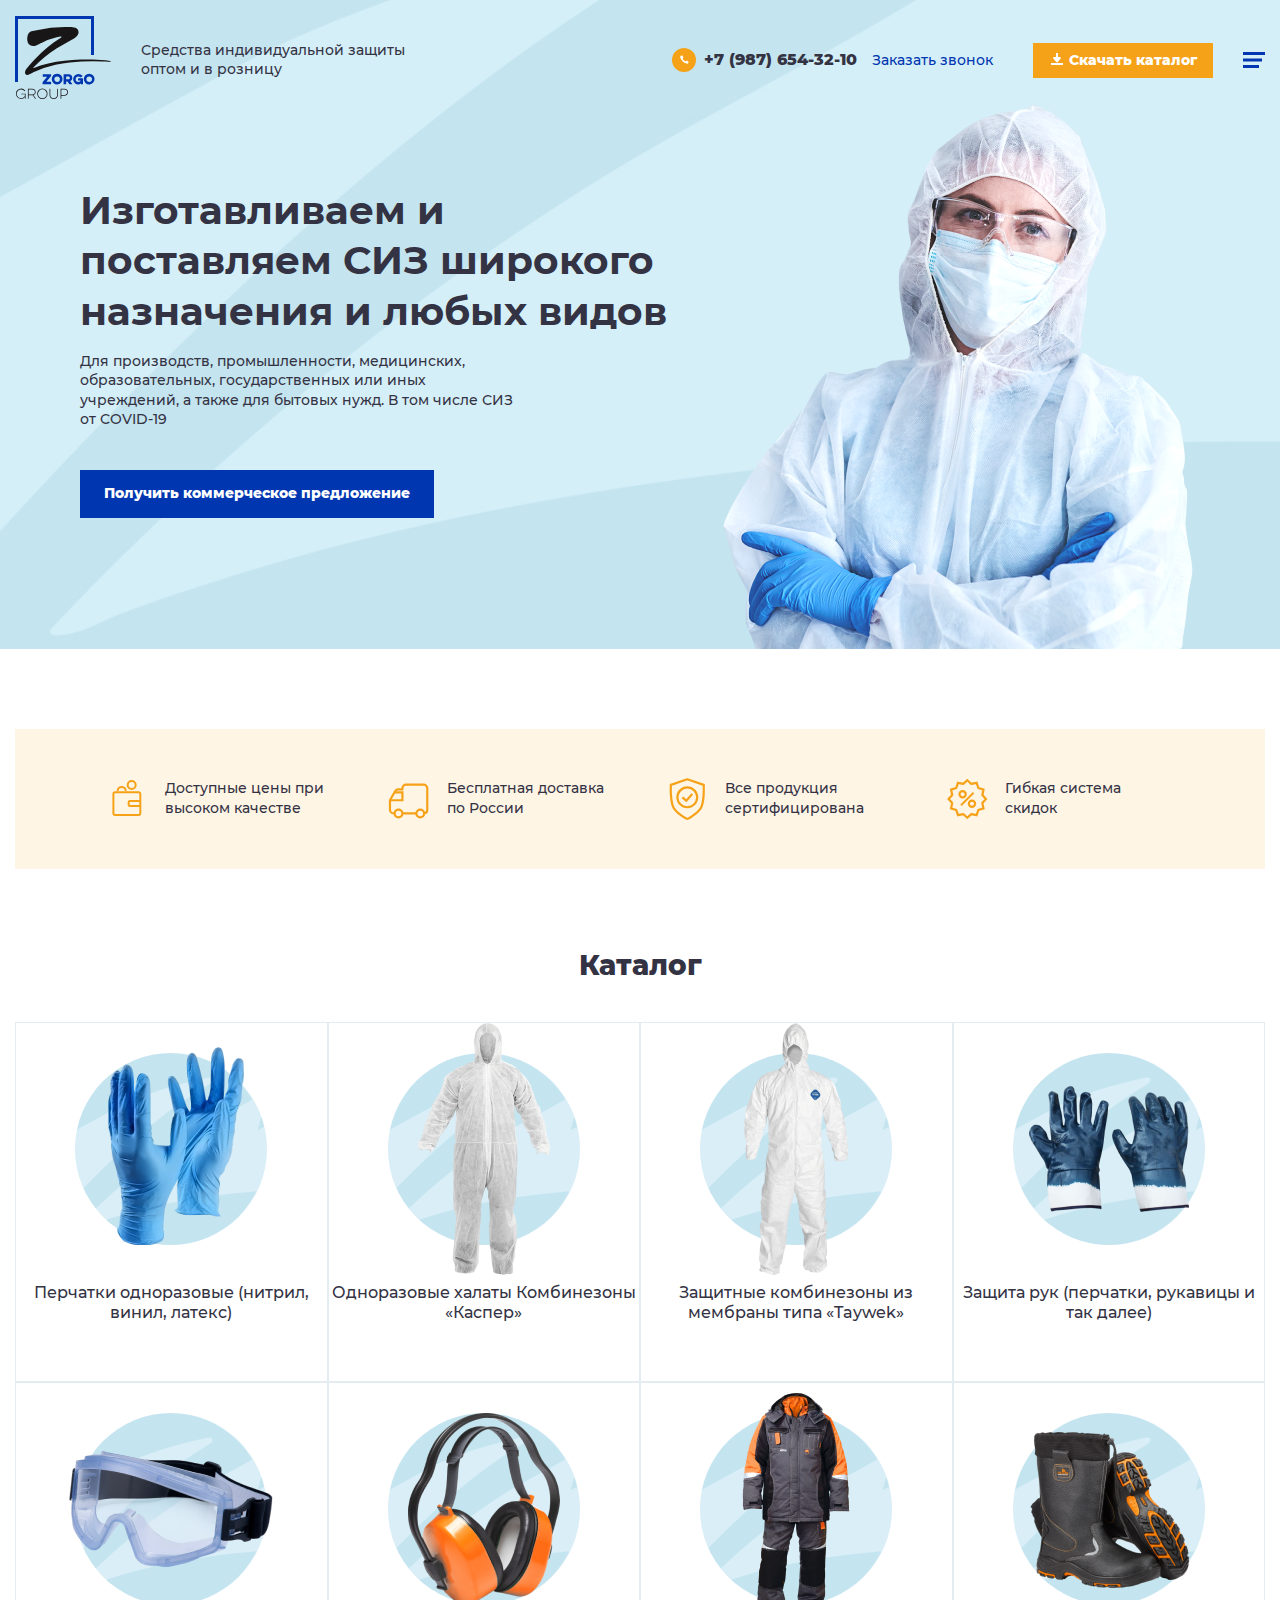
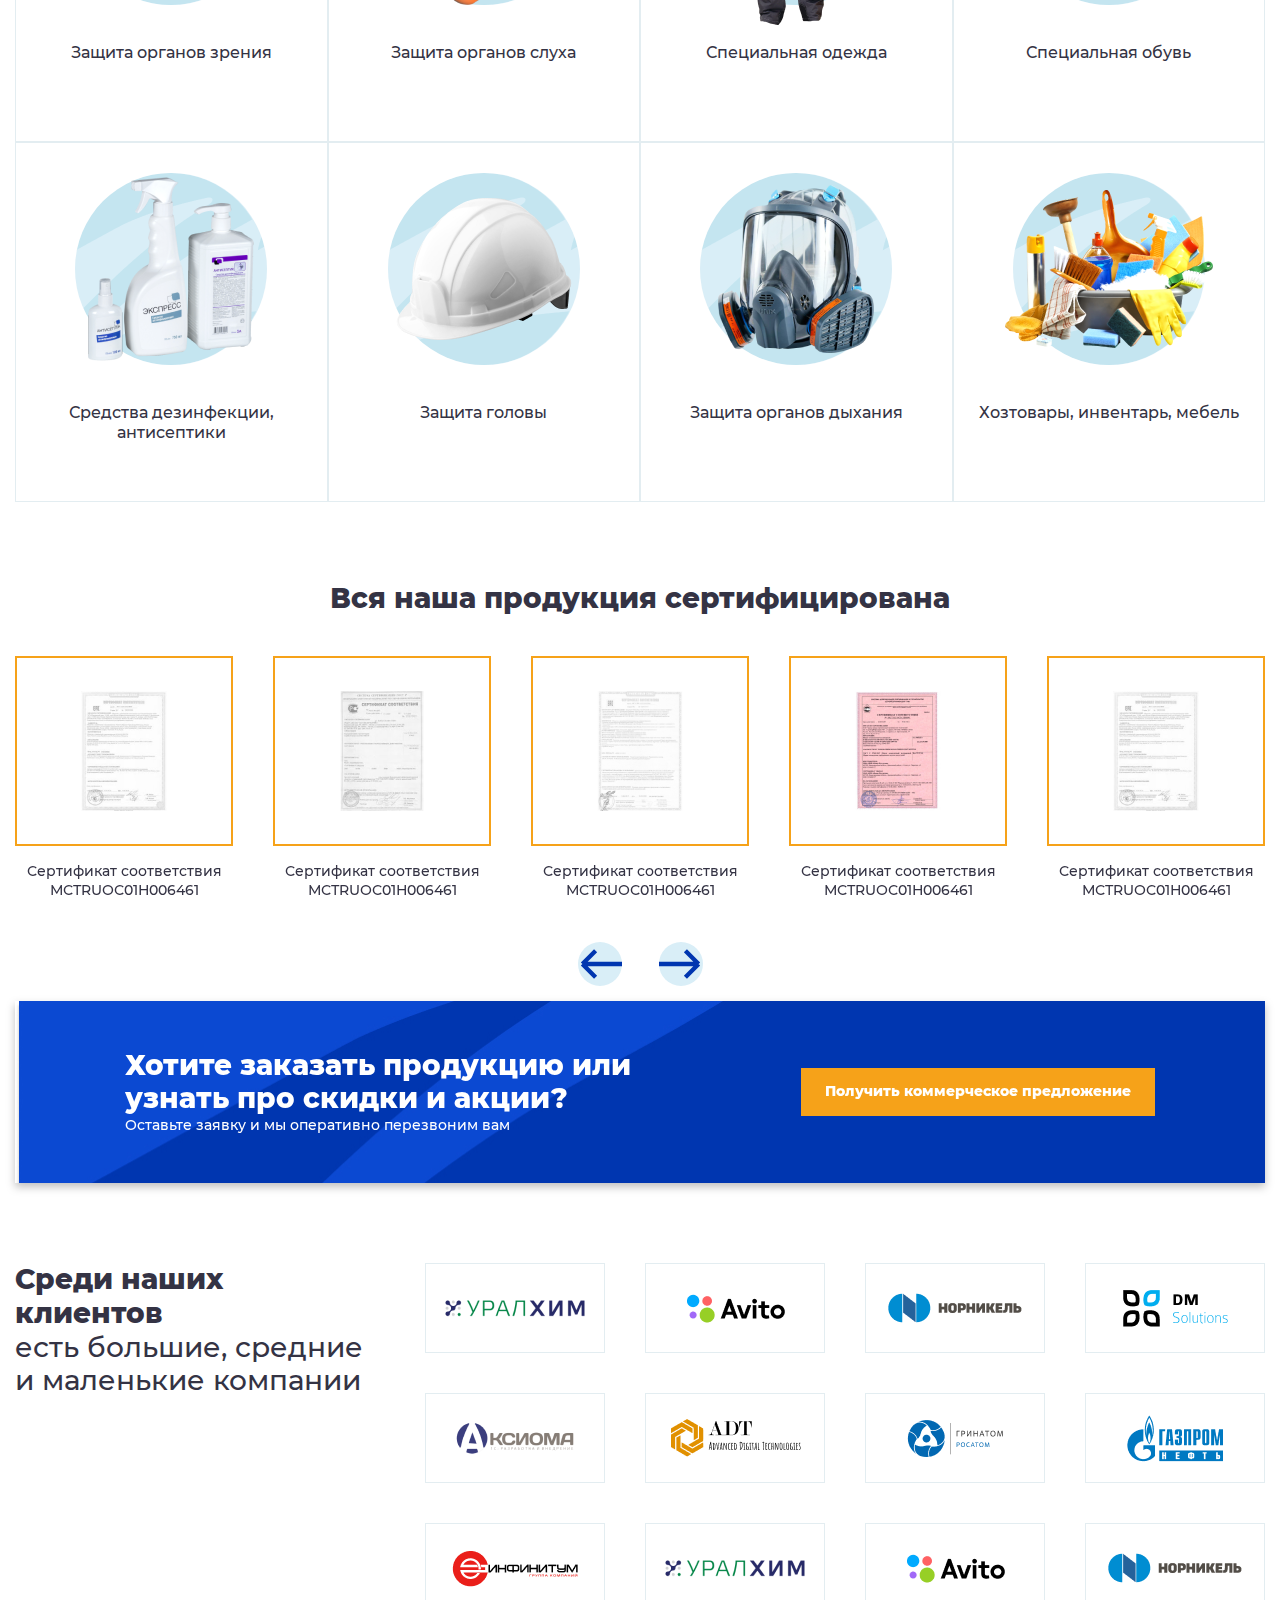
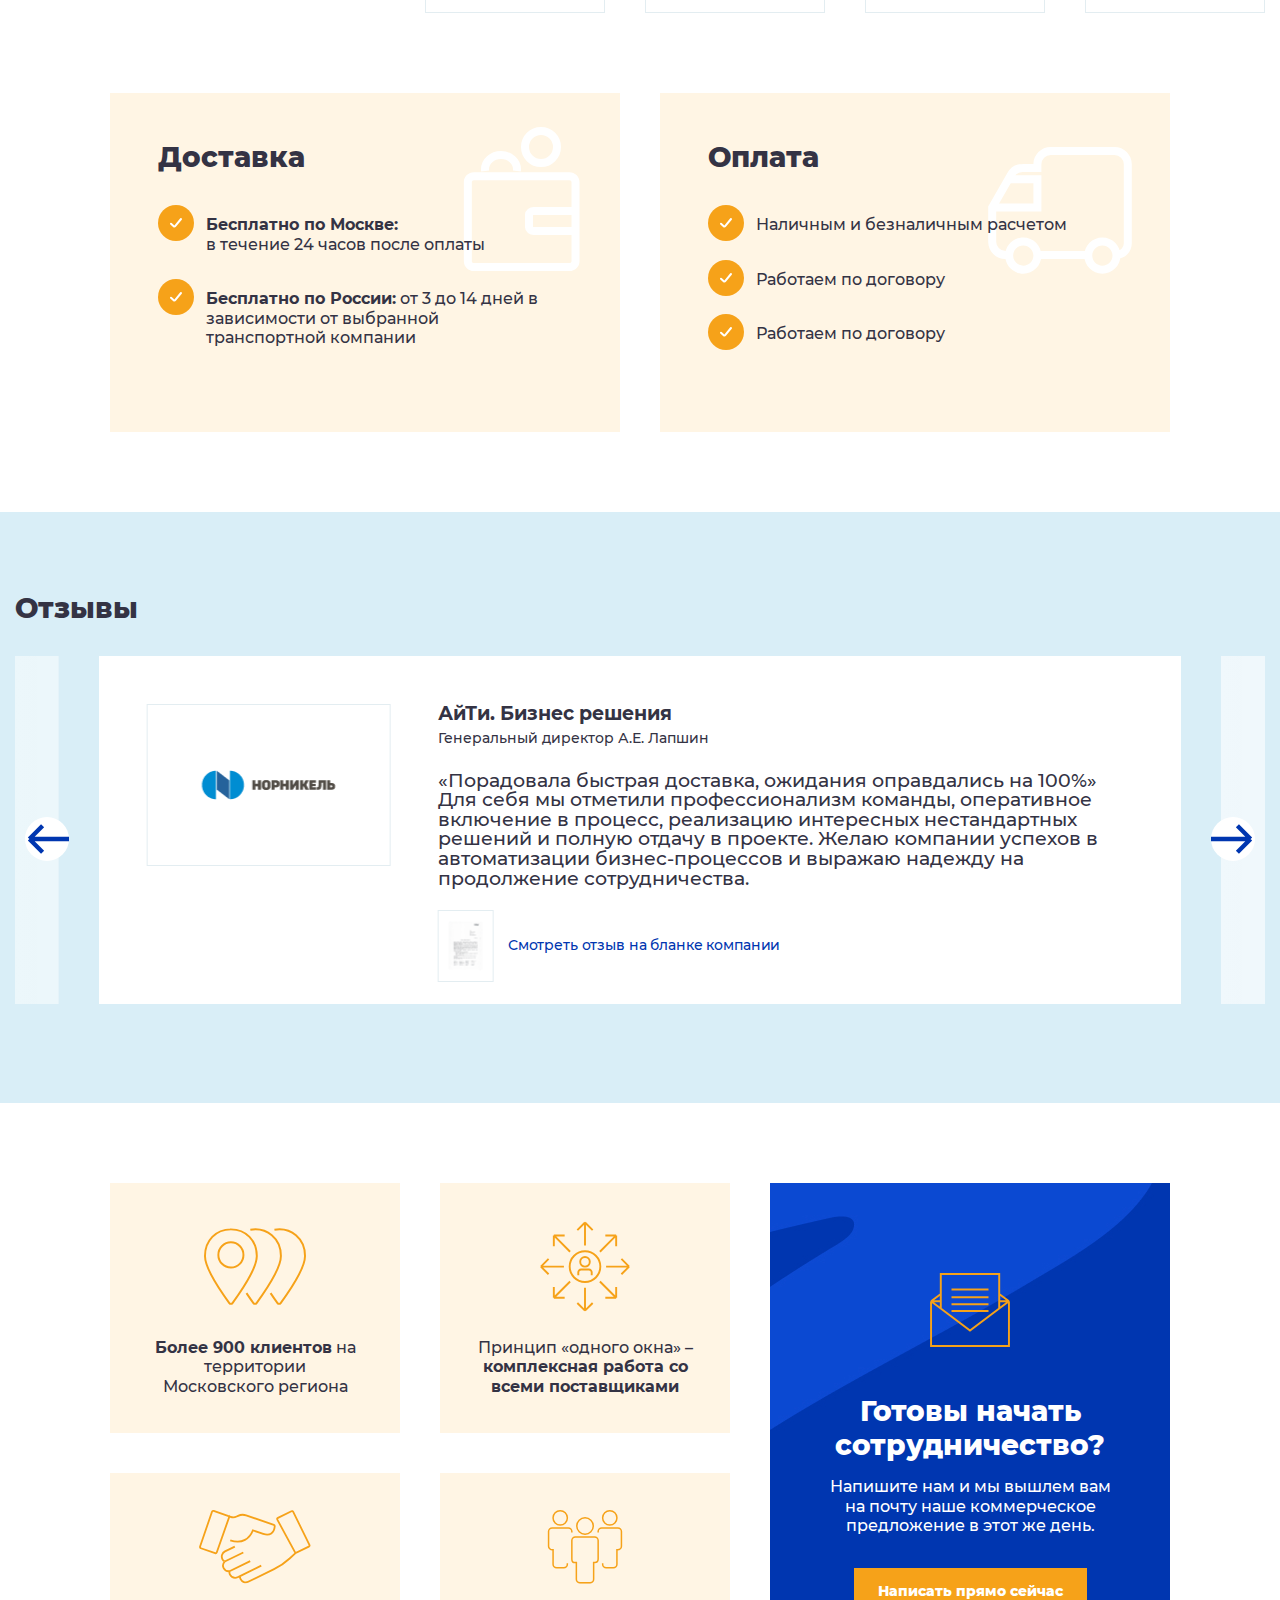
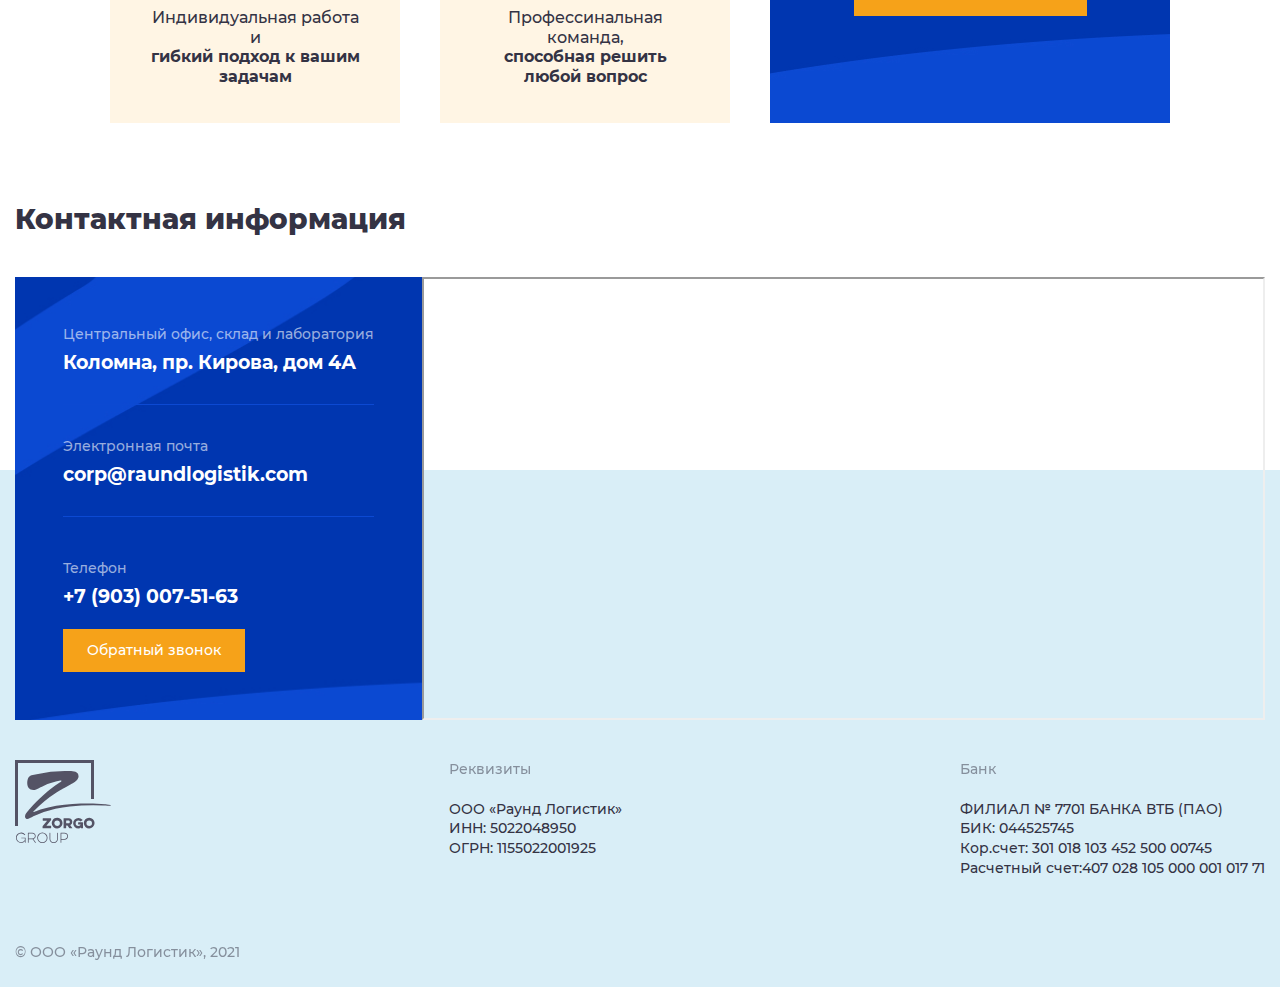
<file: index.html>
<!DOCTYPE html>
<html lang="ru">

<head>
    <meta charset="UTF-8">
    <meta http-equiv="X-UA-Compatible" content="IE=edge">
    <meta name="viewport" content="width=device-width, initial-scale=1.0">
    <link rel="stylesheet" href="https://unpkg.com/swiper/swiper-bundle.min.css" />
    <link rel="stylesheet" href="css/style.css">
    <title>Document</title>
</head>

<body>

    <header class="header">
    <div class="container">
        <div class="header__column">
            <div class="header__inner">
                <div class="header__logo">
                    <a class="logo" href="#">
                        <svg class="logo__img">
                            <use href='images/sprite.svg#logo-header'></use>
                        </svg>
                    </a>

                    <div class="header__logo-text">
                        Средства индивидуальной защиты оптом и в розницу
                    </div>
                </div>

                <div class="header__contacts">
                    <div class="header__phone">
                        <div class="header__phone-ico">
                            <svg class="header__phone-svg">
                                <use href='images/sprite.svg#phone'></use>
                            </svg>
                        </div>
                        <a class="header__phone-link" href="tel:+79876543210">+7 (987) 654-32-10</a>
                        <button class="header__order-phone phone-order" type="button">Заказать звонок</button>
                    </div>
                    <button class="header__order-phone" type="button">Заказать звонок</button>
                    <a class="header__download" href="#">
                        <span>
                            <svg class="header__download-ico">
                                <use href='images/sprite.svg#download'></use>
                            </svg>
                            Скачать каталог
                        </span>
                    </a>
                    <button class="hamburger">
                        <span></span>
                    </button>
                </div>
            </div>

            <div class="header__box">
                <div class="header__content">
                    <h1 class="header__title">Изготавливаем и поставляем СИЗ широкого назначения и любых видов</h1>
                    <p class="header__text">Для производств, промышленности, медицинских, образовательных,
                        государственных
                        или
                        иных учреждений, а также для бытовых нужд. В том числе СИЗ от COVID-19
                    </p>
                    <button class="header__btn" type="button">Получить коммерческое предложение</button>
                    <a class="header__download download" href="#">
                        <span>
                            <svg class="header__download-ico">
                                <use href='images/sprite.svg#download'></use>
                            </svg>
                            Скачать каталог
                        </span>
                    </a>
                </div>
                <img class="header__img" src="images/doctor.png" alt="">
            </div>
        </div>
    </div>
</header>


<!-- <svg class="telegram">
        <use href='images/sprite.svg#telegram'></use>
    </svg> -->
    <div class="benefits">
    <div class="container">
        <div class="benefits__items">
            <div class="benefits__item">
                <svg class="benefits__item-ico benefits__item-ico-1">
                    <use href='images/sprite.svg#benefit-1'></use>
                </svg>
                <div class="benefits__item-text">Доступные цены при высоком качестве</div>
            </div>
            <div class="benefits__item">
                <svg class="benefits__item-ico benefits__item-ico-2">
                    <use href='images/sprite.svg#benefit-2'></use>
                </svg>
                <div class="benefits__item-text">Бесплатная доставка по России</div>
            </div>
            <div class="benefits__item">
                <svg class="benefits__item-ico benefits__item-ico-3">
                    <use href='images/sprite.svg#benefit-3'></use>
                </svg>
                <div class="benefits__item-text">Все продукция сертифицирована</div>
            </div>

            <div class="benefits__item">
                <svg class="benefits__item-ico benefits__item-ico-4">
                    <use href='images/sprite.svg#benefit-4'></use>
                </svg>
                <div class="benefits__item-text">Гибкая система скидок</div>
            </div>
        </div>
    </div>
</div>
    <section class="catalog">
    <div class="container">
        <h2 class="catalog__title title">Каталог</h2>
        <div class="catalog__grid">
            <div class="catalog__item">
                <div class="catalog__images">
                    <div class="catalog__circle"></div>
                    <img class="catalog__img" src="images/catalog/1.png" alt="">
                </div>
                <div class="catalog__descr">Перчатки одноразовые (нитрил, винил, латекс)</div>
            </div>
            <div class="catalog__item">
                <div class="catalog__images">
                    <div class="catalog__circle"></div>
                    <img class="catalog__img" src="images/catalog/2.png" alt="">
                </div>
                <div class="catalog__descr">Одноразовые халаты Комбинезоны «Каспер»</div>
            </div>
            <div class="catalog__item">
                <div class="catalog__images">
                    <div class="catalog__circle"></div>
                    <img class="catalog__img" src="images/catalog/3.png" alt="">
                </div>
                <div class="catalog__descr">Защитные комбинезоны из мембраны типа «Taywek»</div>
            </div>
            <div class="catalog__item">
                <div class="catalog__images">
                    <div class="catalog__circle"></div>
                    <img class="catalog__img" src="images/catalog/4.png" alt="">
                </div>
                <div class="catalog__descr">Защита рук (перчатки, рукавицы и так далее)</div>
            </div>
            <div class="catalog__item">
                <div class="catalog__images">
                    <div class="catalog__circle"></div>
                    <img class="catalog__img" src="images/catalog/5.png" alt="">
                </div>
                <div class="catalog__descr">Защита органов зрения</div>
            </div>
            <div class="catalog__item">
                <div class="catalog__images">
                    <div class="catalog__circle"></div>
                    <img class="catalog__img" src="images/catalog/6.png" alt="">
                </div>
                <div class="catalog__descr">Защита органов слуха</div>
            </div>
            <div class="catalog__item">
                <div class="catalog__images">
                    <div class="catalog__circle"></div>
                    <img class="catalog__img" src="images/catalog/7.png" alt="">
                </div>
                <div class="catalog__descr">Специальная одежда</div>
            </div>
            <div class="catalog__item">
                <div class="catalog__images">
                    <div class="catalog__circle"></div>
                    <img class="catalog__img" src="images/catalog/8.png" alt="">
                </div>
                <div class="catalog__descr">Специальная обувь</div>
            </div>
            <div class="catalog__item">
                <div class="catalog__images">
                    <div class="catalog__circle"></div>
                    <img class="catalog__img" src="images/catalog/9.png" alt="">
                </div>
                <div class="catalog__descr">Средства дезинфекции, антисептики</div>
            </div>
            <div class="catalog__item">
                <div class="catalog__images">
                    <div class="catalog__circle"></div>
                    <img class="catalog__img" src="images/catalog/10.png" alt="">
                </div>
                <div class="catalog__descr">Защита головы</div>
            </div>
            <div class="catalog__item">
                <div class="catalog__images">
                    <div class="catalog__circle"></div>
                    <img class="catalog__img" src="images/catalog/11.png" alt="">
                </div>
                <div class="catalog__descr">Защита органов дыхания</div>
            </div>
            <div class="catalog__item">
                <div class="catalog__images">
                    <div class="catalog__circle"></div>
                    <img class="catalog__img" src="images/catalog/12.png" alt="">
                </div>
                <div class="catalog__descr">Хозтовары, инвентарь, мебель</div>
            </div>
        </div>
    </div>
</section>
    <section class="sertificates">
    <div class="container">
        <h2 class="sertificates__title">Вся наша продукция сертифицирована</h2>
        <div class="swiper-sertificates-inner">
            <div class="swiper-sertificates">
                <div class="swiper-wrapper">
                    <div class="swiper-slide">
                        <div class="sertificates__item">
                            <div class="sertificates__item-wrapper">
                                <img class="sertificates__img" src="images/sertificates/1.png" alt="">
                            </div>
                            <div class="sertificates__descr">
                                Сертификат соответствия МСТRUОС01Н006461
                            </div>
                        </div>
                    </div>
                    <div class="swiper-slide">
                        <div class="sertificates__item">
                            <div class="sertificates__item-wrapper">
                                <img class="sertificates__img" src="images/sertificates/2.png" alt="">
                            </div>
                            <div class="sertificates__descr">
                                Сертификат соответствия МСТRUОС01Н006461
                            </div>
                        </div>
                    </div>
                    <div class="swiper-slide">
                        <div class="sertificates__item">
                            <div class="sertificates__item-wrapper">
                                <img class="sertificates__img" src="images/sertificates/3.png" alt="">
                            </div>
                            <div class="sertificates__descr">
                                Сертификат соответствия МСТRUОС01Н006461
                            </div>
                        </div>
                    </div>
                    <div class="swiper-slide">
                        <div class="sertificates__item">
                            <div class="sertificates__item-wrapper">
                                <img class="sertificates__img" src="images/sertificates/4.png" alt="">
                            </div>
                            <div class="sertificates__descr">
                                Сертификат соответствия МСТRUОС01Н006461
                            </div>
                        </div>
                    </div>
                    <div class="swiper-slide">
                        <div class="sertificates__item">
                            <div class="sertificates__item-wrapper">
                                <img class="sertificates__img" src="images/sertificates/5.png" alt="">
                            </div>
                            <div class="sertificates__descr">
                                Сертификат соответствия МСТRUОС01Н006461
                            </div>
                        </div>
                    </div>
                </div>
            </div>
            <div class="swiper-button-prev">
                <svg class="header__phone-svg">
                    <use href='images/sprite.svg#arrow-left'></use>
                </svg>
            </div>
            <div class="swiper-button-next">
                <svg class="header__phone-svg">
                    <use href='images/sprite.svg#arrow-right'></use>
                </svg>
            </div>
        </div>
    </div>
</section>
    <section class="order">
    <div class="container">
        <div class="order-banner">
            <div class="order-banner__content">
                <h3 class="order-banner__title">Хотите заказать продукцию или узнать про скидки и акции?</h3>
                <div class="order-banner__text">Оставьте заявку и мы оперативно перезвоним вам</div>
            </div>
            <button class="order-banner__btn" type="button">Получить коммерческое предложение</button>
        </div>

        <div class="order-partners">
            <div class="order-partners__text"><span>Среди наших клиентов</span>
                есть большие, средние и маленькие компании
            </div>
            <div class="order-partners__grid">
                <div class="order-partners__item">
                    <img class="order-partners__img" src="images/partners/1.png" alt="">
                </div>

                <div class="order-partners__item">
                    <img class="order-partners__img" src="images/partners/2.png" alt="">
                </div>
                <div class="order-partners__item">
                    <img class="order-partners__img" src="images/partners/3.png" alt="">
                </div>
                <div class="order-partners__item">
                    <img class="order-partners__img" src="images/partners/4.png" alt="">
                </div>
                <div class="order-partners__item">
                    <img class="order-partners__img" src="images/partners/5.png" alt="">
                </div>
                <div class="order-partners__item">
                    <img class="order-partners__img" src="images/partners/6.png" alt="">
                </div>
                <div class="order-partners__item">
                    <img class="order-partners__img" src="images/partners/7.png" alt="">
                </div>
                <div class="order-partners__item">
                    <img class="order-partners__img" src="images/partners/8.png" alt="">
                </div>

                <div class="order-partners__item">
                    <img class="order-partners__img" src="images/partners/9.png" alt="">
                </div>
                <div class="order-partners__item">
                    <img class="order-partners__img" src="images/partners/1.png" alt="">
                </div>
                <div class="order-partners__item">
                    <img class="order-partners__img" src="images/partners/2.png" alt="">
                </div>
                <div class="order-partners__item">
                    <img class="order-partners__img" src="images/partners/3.png" alt="">
                </div>
            </div>
        </div>

        <div class="order__blocks">
            <div class="order-block order-block-1">
                <h3 class="order-block__title">Доставка</h3>
                <ul class="order-block__list">
                    <li class="order-block__list-item">
                        <div class="order-block__ico">
                            <svg class="order-block__svg">
                                <use href='images/sprite.svg#checked'></use>
                            </svg>
                        </div>
                        <div class="order-block__info"><span>Бесплатно по Москве:</span> <br>
                            в течение 24 часов после оплаты</div>
                    </li>
                    <li class="order-block__list-item">
                        <div class="order-block__ico">
                            <svg class="order-block__svg">
                                <use href='images/sprite.svg#checked'></use>
                            </svg>
                        </div>
                        <div class="order-block__info">
                            <span>Бесплатно по России:</span>
                            от 3 до 14 дней в зависимости от выбранной транспортной компании
                        </div>

                    </li>
                </ul>

                <svg class="order-ico">
                    <use href='images/sprite.svg#order'></use>
                </svg>
            </div>
            <div class="order-block order-block-2">
                <h3 class="order-block__title">Оплата</h3>
                <ul class="order-block__list">
                    <li class="order-block__list-item">
                        <div class="order-block__ico">
                            <svg class="order-block__svg">
                                <use href='images/sprite.svg#checked'></use>
                            </svg>
                        </div>
                        <div class="order-block__info">Наличным и безналичным расчетом</div>
                    </li>
                    <li class="order-block__list-item">
                        <div class="order-block__ico">
                            <svg class="order-block__svg">
                                <use href='images/sprite.svg#checked'></use>
                            </svg>
                        </div>

                        <div class="order-block__info">Работаем по договору</div>
                    </li>
                    <li class="order-block__list-item">
                        <div class="order-block__ico">
                            <svg class="order-block__svg">
                                <use href='images/sprite.svg#checked'></use>
                            </svg>
                        </div>

                        <div class="order-block__info">Работаем по договору</div>
                    </li>
                </ul>
                <svg class="pay-ico">
                    <use href='images/sprite.svg#pay'></use>
                </svg>
            </div>
        </div>
    </div>
</section>
    <section class="rewiews">
    <div class="container">
        <h3 class="rewiews__title">Отзывы</h3>
        <div class="swiper-rewiews">
            <div class="swiper-wrapper">
                <div class="swiper-slide">
                    <div class="rewiews__item">

                        <div class="rewiews__item-inner">
                            <div class="rewiews__item-imgwrapper">
                                <img class="rewiews__item-img" src="images/partners/3.png" alt="">
                            </div>
                            <div class="rewiews__item-content">
                                <div class="rewiews__item-name">АйТи. Бизнес решения</div>
                                <div class="rewiews__item-author">Генеральный директор А.Е. Лапшин</div>
                                <p class="rewiews__item-text">
                                    «Порадовала быстрая доставка, ожидания оправдались на 100%» Для себя мы отметили
                                    профессионализм команды, оперативное включение в процесс, реализацию интересных
                                    нестандартных решений и полную отдачу в проекте. Желаю компании успехов в
                                    автоматизации бизнес-процессов и выражаю надежду на продолжение сотрудничества.

                                <p>
                                <div class="rewiews__item-blanc">Смотреть отзыв на бланке компании</div>
                            </div>
                        </div>
                    </div>
                </div>
                <div class="swiper-slide">
                    <div class="rewiews__item">

                        <div class="rewiews__item-inner">
                            <div class="rewiews__item-imgwrapper">
                                <img class="rewiews__item-img" src="images/partners/3.png" alt="">
                            </div>
                            <div class="rewiews__item-content">
                                <div class="rewiews__item-name">АйТи. Бизнес решения</div>
                                <div class="rewiews__item-author">Генеральный директор А.Е. Лапшин</div>
                                <p class="rewiews__item-text">
                                    «Порадовала быстрая доставка, ожидания оправдались на 100%» Для себя мы отметили
                                    профессионализм команды, оперативное включение в процесс, реализацию интересных
                                    нестандартных решений и полную отдачу в проекте. Желаю компании успехов в
                                    автоматизации бизнес-процессов и выражаю надежду на продолжение сотрудничества.

                                <p>
                                <div class="rewiews__item-blanc">Смотреть отзыв на бланке компании</div>
                            </div>
                        </div>
                    </div>
                </div>
                <div class="swiper-slide">
                    <div class="rewiews__item">

                        <div class="rewiews__item-inner">
                            <div class="rewiews__item-imgwrapper">
                                <img class="rewiews__item-img" src="images/partners/3.png" alt="">
                            </div>
                            <div class="rewiews__item-content">
                                <div class="rewiews__item-name">АйТи. Бизнес решения</div>
                                <div class="rewiews__item-author">Генеральный директор А.Е. Лапшин</div>
                                <p class="rewiews__item-text">
                                    «Порадовала быстрая доставка, ожидания оправдались на 100%» Для себя мы отметили
                                    профессионализм команды, оперативное включение в процесс, реализацию интересных
                                    нестандартных решений и полную отдачу в проекте. Желаю компании успехов в
                                    автоматизации бизнес-процессов и выражаю надежду на продолжение сотрудничества.

                                <p>
                                <div class="rewiews__item-blanc">Смотреть отзыв на бланке компании</div>
                            </div>
                        </div>
                    </div>
                </div>
                <div class="swiper-slide">
                    <div class="rewiews__item">

                        <div class="rewiews__item-inner">
                            <div class="rewiews__item-imgwrapper">
                                <img class="rewiews__item-img" src="images/partners/3.png" alt="">
                            </div>
                            <div class="rewiews__item-content">
                                <div class="rewiews__item-name">АйТи. Бизнес решения</div>
                                <div class="rewiews__item-author">Генеральный директор А.Е. Лапшин</div>
                                <p class="rewiews__item-text">
                                    «Порадовала быстрая доставка, ожидания оправдались на 100%» Для себя мы отметили
                                    профессионализм команды, оперативное включение в процесс, реализацию интересных
                                    нестандартных решений и полную отдачу в проекте. Желаю компании успехов в
                                    автоматизации бизнес-процессов и выражаю надежду на продолжение сотрудничества.


                                <p>
                                <div class="rewiews__item-blanc">Смотреть отзыв на бланке компании</div>
                            </div>
                        </div>
                    </div>
                </div>
            </div>
            <div class="swiper-button-prev">
                <svg class="header__phone-svg">
                    <use href='images/sprite.svg#arrow-left'></use>
                </svg>
            </div>
            <div class="swiper-button-next">
                <svg class="header__phone-svg">
                    <use href='images/sprite.svg#arrow-right'></use>
                </svg>
            </div>
        </div>
    </div>
</section>
    <section class="about">
    <div class="container">
        <div class="about__inner">
            <div class="about__grid">
                <div class="about__item">
                    <svg class="about-ico1">
                        <use href='images/sprite.svg#about-1'></use>
                    </svg>
                    <div class="about__item-text"><span>Более 900 клиентов</span> на территории Московского региона
                    </div>
                </div>
                <div class="about__item">
                    <svg class="about-ico2">
                        <use href='images/sprite.svg#about-2'></use>
                    </svg>
                    <div class="about__item-text">Принцип «одного окна» – <span>комплексная работа со всеми
                            поставщиками</span></div>
                </div>
                <div class="about__item">
                    <svg class="about-ico3">
                        <use href='images/sprite.svg#about-3'></use>
                    </svg>
                    <div class="about__item-text">Индивидуальная работа и <span>гибкий подход к вашим задачам</span>
                    </div>
                </div>
                <div class="about__item">
                    <svg class="about-ico3">
                        <use href='images/sprite.svg#about-4'></use>
                    </svg>
                    <div class="about__item-text">Профессинальная команда, <span>способная решить любой вопрос</span>
                    </div>
                </div>
            </div>

            <div class="about__form">
                <svg class="about-ico5">
                    <use href='images/sprite.svg#about-5'></use>
                </svg>
                <h3 class="about__title">Готовы начать сотрудничество?</h3>
                <p class="about__text">Напишите нам и мы вышлем вам на почту наше коммерческое предложение в этот же
                    день.</p>
                <button class="about__btn" type="button">Написать прямо сейчас</button>
            </div>
        </div>
    </div>
</section>
    <section class="contacts">
    <div class="container">
        <h2 class="contacts__title">Контактная информация</h2>
        <div class="contacts__block">
            <div class="contacts__info">
                <div class="contacts__info-item">
                    <div class="contacts__subtitle">Центральный офис, склад и лаборатория</div>
                    <address class="contacts__address">Коломна, пр. Кирова, дом 4А</address>
                </div>
                <div class="contacts__info-item">
                    <div class="contacts__subtitle">Электронная почта</div>
                    <a class="contacts__email" href="mailto:corp@raundlogistik.com">corp@raundlogistik.com</a>
                </div>
                <div class="contacts__subtitle">Телефон</div>
                <a class="contacts__phone" href="tel:+79030075163">+7 (903) 007-51-63</a>
                <button class="contacts__btn" type="button">Обратный звонок</button>
            </div>

            <div class="contacts__map">
                <iframe
                    src="https://www.google.com/maps/embed?pb=!1m18!1m12!1m3!1d570.8213657824729!2d38.766302964138845!3d55.09076537056659!2m3!1f0!2f0!3f0!3m2!1i1024!2i768!4f13.1!3m3!1m2!1s0x414a70e9500c4e9d%3A0x11351cf62c6c6131!2z0JrQuNGA0L7QstCwINC_0YDQvtGB0L8uLCA00LAsINCa0L7Qu9C-0LzQvdCwLCDQnNC-0YHQutC-0LLRgdC60LDRjyDQvtCx0LsuLCAxNDA0MDU!5e0!3m2!1sru!2sru!4v1629461897091!5m2!1sru!2sru"
                    allowfullscreen="" loading="lazy"></iframe>
            </div>
        </div>
    </div>
</section>

<footer class="footer">
    <div class="container">

        <div class="footer__inner">
            <a class="footer__logo" href="#">
                <svg class="footer__logo-img">
                    <use href='images/sprite.svg#logo-footer'></use>
                </svg>
            </a>

            <div class="footer__col-1">
                <div class="footer__subtitle">Реквизиты</div>
                <div class="footer__info">
                    <div class="footer__info-item">ООО «Раунд Логистик»</div>
                    <div class="footer__info-item">ИНН: 5022048950</div>
                    <div class="footer__info-item">ОГРН: 1155022001925</div>
                </div>
            </div>

            <div class="footer__col-2">
                <div class="footer__subtitle">Банк</div>
                <div class="footer__info">
                    <div class="footer__info-item"> ФИЛИАЛ № 7701 БАНКА ВТБ (ПАО)</div>
                    <div class="footer__info-item">БИК: 044525745</div>
                    <div class="footer__info-item">Кор.счет: 301 018 103 452 500 00745</div>
                    <div class="footer__info-item">Расчетный счет:407 028 105 000 001 017 71</div>
                </div>
            </div>
        </div>

        <div class="footer__copy">
            © ООО «Раунд Логистик», 2021
        </div>
    </div>
</footer>

    <script src="https://code.jquery.com/jquery-3.6.0.min.js"
        integrity="sha256-/xUj+3OJU5yExlq6GSYGSHk7tPXikynS7ogEvDej/m4=" crossorigin="anonymous"></script>
    <script src="https://unpkg.com/swiper/swiper-bundle.min.js"></script>
    <script src="js/main.min.js"></script>
</body>

</html>
</file>
<file: css/style.css>
body{font-family:Montserrat,sans-serif;font-weight:500}.about__item span,.contacts__address,.contacts__email,.contacts__phone,.order-block__info span,.rewiews__item-name{font-family:Montserrat,sans-serif;font-weight:700}.about__btn,.about__title,.catalog__title,.contacts__title,.header__btn,.header__download,.header__phone-link,.order-banner__btn,.order-banner__title,.order-block__title,.order-partners__text span,.rewiews__title,.sertificates__title{font-family:Montserrat,sans-serif;font-weight:800}.footer__inner,.header__inner,.order-banner,.order-partners,.rewiews__item-inner{display:-webkit-box;display:-ms-flexbox;display:flex;-webkit-box-pack:justify;-ms-flex-pack:justify;justify-content:space-between}@font-face{font-family:Montserrat;font-weight:500;font-style:normal;src:local("Montserrat-Medium"),url(../fonts/Montserrat-Medium.woff2) format("woff2"),url(../fonts/Montserrat-Medium.woff) format("woff");font-display:swap}@font-face{font-family:Montserrat;font-weight:700;font-style:normal;src:local("Montserrat-Bold"),url(../fonts/Montserrat-Bold.woff2) format("woff2"),url(../fonts/Montserrat-Bold.woff) format("woff");font-display:swap}@font-face{font-family:Montserrat;font-weight:800;font-style:normal;src:local("Montserrat-ExtraBold"),url(../fonts/Montserrat-ExtraBold.woff2) format("woff2"),url(../fonts/Montserrat-ExtraBold.woff) format("woff");font-display:swap}html{-webkit-box-sizing:border-box;box-sizing:border-box}*,::after,::before{-webkit-box-sizing:inherit;box-sizing:inherit}ol[class],ul[class]{padding:0}blockquote,body,dd,dl,figcaption,figure,h1,h2,h3,h4,h5,h6,li,ol[class],p,ul[class]{margin:0}ul[class]{list-style:none}img{max-width:100%;display:block}a{text-decoration:none;color:inherit}button,input,select,textarea{font:inherit;outline-color:transparent}button,input{border:none}button{cursor:pointer;padding:0;background-color:transparent}textarea{resize:none}address{font-style:normal}a,button,label,span{display:inline-block}.tab-content{display:none}.tab-content--active{display:block}body{font-size:14px;line-height:140%;color:#343344}.container{max-width:1310px;margin:0 auto;padding:0 15px}.center{text-align:center}svg path{fill:inherit!important;stroke:inherit!important;stroke-width:inherit!important}.about{padding:80px 0}.about__inner{display:-webkit-box;display:-ms-flexbox;display:flex;-webkit-box-pack:center;-ms-flex-pack:center;justify-content:center}.about__grid{display:grid;grid-template-columns:repeat(2,290px);grid-auto-rows:250px;gap:40px}.about__item{display:-webkit-box;display:-ms-flexbox;display:flex;-webkit-box-orient:vertical;-webkit-box-direction:normal;-ms-flex-direction:column;flex-direction:column;-webkit-box-align:center;-ms-flex-align:center;align-items:center;font-size:16px;text-align:center;padding:37px;background:#fff5e4}.about__item-text{margin-top:24px}.about__form{margin-left:40px;background-size:cover;background-position:center top;background-repeat:no-repeat;background-image:url(../images/form-bg.jpg);padding:90px 48px;max-width:400px;width:100%;color:#fff;text-align:center}.about__title{font-size:28px;line-height:120%;margin-bottom:15px;margin-top:42px}.about__text{font-size:16px;margin-bottom:32px}.about__btn{color:#fff;padding:14px 24px;background:#f6a219}.about-ico1{width:102px;height:76px}.about-ico2{width:92px;height:92px}.about-ico3{width:120px;height:79px}.about-ico4{width:97px;height:97px}.about-ico5{width:82px;height:74px}.about-ico1,.about-ico2,.about-ico3,.about-ico4{-webkit-box-flex:1;-ms-flex:1 1 auto;flex:1 1 auto}.benefits{margin:80px 0}.benefits__items{display:grid;grid-template-columns:repeat(4,230px);-webkit-box-pack:justify;-ms-flex-pack:justify;justify-content:space-between;padding:48px 90px;background:#fff5e4}.benefits__item{display:-webkit-box;display:-ms-flexbox;display:flex;-webkit-box-align:center;-ms-flex-align:center;align-items:center}.benefits__item-ico-1{width:80px;height:40px}.benefits__item-ico-2{width:67px;height:44px}.benefits__item-ico-3{width:67px;height:44px}.benefits__item-ico-4{width:45px;height:44px}.benefits__item-text{margin-left:15px}.catalog{margin-bottom:80px}.catalog__title{text-align:center;font-size:28px;line-height:120%}.catalog__grid{margin-top:40px;display:grid;grid-template-columns:repeat(4,1fr);grid-auto-rows:minmax(360px,auto)}.catalog__item{text-align:center;border:1px solid #e3edf1}.catalog__images{position:relative;display:-webkit-box;display:-ms-flexbox;display:flex;-webkit-box-orient:vertical;-webkit-box-direction:normal;-ms-flex-direction:column;flex-direction:column;-webkit-box-pack:center;-ms-flex-pack:center;justify-content:center;-webkit-box-align:center;-ms-flex-align:center;align-items:center;margin-bottom:8px}.catalog__circle{background:#d9eef7;background-image:url(../images/catalog-item-bg.png);width:192px;height:192px;border-radius:50%;position:absolute;left:50%;top:50%;-webkit-transform:translate(-50%,-50%);-ms-transform:translate(-50%,-50%);transform:translate(-50%,-50%);z-index:-1}.catalog__descr{font-size:16px}.contacts{margin-bottom:-250px}.contacts__title{font-size:28px;line-height:120%;margin-bottom:40px}.contacts__block{display:-webkit-box;display:-ms-flexbox;display:flex}.contacts__info{color:#fff;background-size:cover;background-position:center right;background-repeat:no-repeat;background-image:url(../images/form-bg.jpg);padding:48px}.contacts__info-item{padding-bottom:32px;border-bottom:1px solid #0c49d2}.contacts__info-item:nth-child(2){padding-top:32px;margin-bottom:42px}.contacts__subtitle{color:rgba(255,255,255,.6);margin-bottom:8px}.contacts__address,.contacts__email,.contacts__phone{display:block;font-size:19px}.contacts__btn{margin-top:22px;color:#fff;padding:12px 24px;background:#f6a219}.contacts__map{-webkit-box-flex:1;-ms-flex:1 1 auto;flex:1 1 auto}.contacts__map iframe{width:100%;height:100%}.footer{padding:290px 0 24px;background-color:#d9eef7}.footer__logo-img{width:96px;height:83px}.footer__subtitle{opacity:.5;margin-bottom:20px}.footer__copy{margin-top:65px;opacity:.5}.header{background-size:cover;background-position:center center;background-repeat:no-repeat;background-image:url(../images/header-bg.jpg);min-height:625px}.header__inner{padding-top:16px;-webkit-box-align:center;-ms-flex-align:center;align-items:center}.header__logo{display:-webkit-box;display:-ms-flexbox;display:flex;-webkit-box-align:center;-ms-flex-align:center;align-items:center}.header .logo__img{width:96px;height:83px}.header__logo-text{max-width:280px;margin-left:30px}.header__contacts{display:-webkit-box;display:-ms-flexbox;display:flex;-webkit-box-align:center;-ms-flex-align:center;align-items:center}.header__phone{position:relative;padding-left:32px}.header__phone-ico{position:absolute;left:0;top:50%;-webkit-transform:translateY(-50%);-ms-transform:translateY(-50%);transform:translateY(-50%);background:#f6a219;border-radius:50px;width:24px;height:24px;padding:4px 0 0 5px}.header__phone-svg{width:15px;height:15px}.header__phone-link{font-size:16px;margin-right:15px}.header__order-phone{color:#0036b0;margin-right:40px}.header .phone-order{display:none}.header__download{color:#fff;background:#f6a219;padding:8px 16px 8px 16px}.header__download span{position:relative;padding-left:20px}.header__download-ico{position:absolute;left:0;width:16px;height:16px;fill:#fff}.header .download{display:none}.header__box{display:-webkit-box;display:-ms-flexbox;display:flex;-webkit-box-pack:center;-ms-flex-pack:center;justify-content:center}.header__img{margin-left:15px}.header__content{margin-top:80px}.header__title{max-width:620px;font-size:39px;line-height:130%;margin-bottom:15px}.header__text{max-width:446px;margin-bottom:40px}.header__btn{color:#fff;background:#0036b0;padding:14px 24px}.order__blocks{display:-webkit-box;display:-ms-flexbox;display:flex;-webkit-box-pack:center;-ms-flex-pack:center;justify-content:center;margin-bottom:80px}.order-banner{background-image:url(../images/banner-img.jpg);-webkit-filter:drop-shadow(0 4px 4px rgba(0, 0, 0, .25));filter:drop-shadow(0 4px 4px rgba(0, 0, 0, .25));padding:48px 110px;-webkit-box-align:center;-ms-flex-align:center;align-items:center;color:#fff;margin-bottom:80px}.order-banner__content{max-width:600px;width:100%}.order-banner__title{font-size:28px;line-height:120%}.order-banner__btn{color:#fff;background:#f6a219;padding:14px 24px}.order-partners{-webkit-box-align:start;-ms-flex-align:start;align-items:flex-start;margin-bottom:80px}.order-partners__text{max-width:350px;width:100%;font-size:28px;line-height:120%}.order-partners__grid{display:grid;grid-template-columns:repeat(4,180px);grid-auto-rows:90px;gap:40px}.order-partners__item{border:1px solid #e3edf1;display:-webkit-box;display:-ms-flexbox;display:flex;-webkit-box-orient:vertical;-webkit-box-direction:normal;-ms-flex-direction:column;flex-direction:column;-webkit-box-pack:center;-ms-flex-pack:center;justify-content:center;-webkit-box-align:center;-ms-flex-align:center;align-items:center}.order-partners__img{max-width:140px;max-height:50px}.order-block{max-width:510px;width:100%;background:#fff5e4;padding:48px 64px 84px 48px;position:relative}.order-block__title{font-size:28px;line-height:120%;margin-bottom:40px}.order-block__list-item{position:relative;z-index:3;padding-left:48px}.order-block__list-item+.order-block__list-item{margin-top:35px}.order-block__ico{position:absolute;left:0;top:-10px;background:#f6a219;width:36px;height:36px;border-radius:50%;display:-webkit-box;display:-ms-flexbox;display:flex;-webkit-box-orient:vertical;-webkit-box-direction:normal;-ms-flex-direction:column;flex-direction:column;-webkit-box-pack:center;-ms-flex-pack:center;justify-content:center;-webkit-box-align:center;-ms-flex-align:center;align-items:center}.order-block__svg{width:16px;height:16px}.order-block__info{font-size:16px}.order-block+.order-block{margin-left:40px}.order-ico,.pay-ico{position:absolute;z-index:2;top:30px;right:30px;width:160px;height:160px}.order-ico{right:15px}.rewiews{background:#d9eef7;padding:80px 0}.rewiews .swiper-rewiews{overflow:hidden;position:relative}.rewiews .swiper-slide{height:auto;background:-webkit-gradient(linear,left top,right top,from(rgba(255,255,255,.6)),to(rgba(255,255,255,.5)));background:-o-linear-gradient(left,rgba(255,255,255,.6) 0,rgba(255,255,255,.5) 100%);background:linear-gradient(90deg,rgba(255,255,255,.6) 0,rgba(255,255,255,.5) 100%)}.rewiews .swiper-slide-active{background:#fff}.rewiews .swiper-button-next,.rewiews .swiper-button-prev{width:44px;height:44px;background-color:#fff;border-radius:50%}.rewiews .swiper-button-next:after,.rewiews .swiper-button-prev:after{display:none}.rewiews__item{padding:48px}.rewiews__title{font-size:28px;line-height:120%;margin-bottom:30px}.rewiews__item-imgwrapper{display:-webkit-box;display:-ms-flexbox;display:flex;-webkit-box-orient:vertical;-webkit-box-direction:normal;-ms-flex-direction:column;flex-direction:column;-webkit-box-pack:center;-ms-flex-pack:center;justify-content:center;-webkit-box-align:center;-ms-flex-align:center;align-items:center;border:1px solid #e3edf1;width:242px;height:160px}.rewiews__item-img{max-width:140px;max-height:50px}.rewiews__item-content{max-width:695px;padding-left:15px;width:100%}.rewiews__item-name{font-size:19px;margin-bottom:6px}.rewiews__item-text{margin:22px 0 48px 0;font-size:19px}.rewiews__item-blanc{color:#0036b0;letter-spacing:-.01em;position:relative;padding-left:70px}.rewiews__item-blanc::before{content:"";position:absolute;left:0;top:50%;-webkit-transform:translateY(-50%);-ms-transform:translateY(-50%);transform:translateY(-50%);width:54px;height:70px;background-repeat:no-repeat;background-size:contain;border:1px solid #e3edf1}.rewiews__item-blanc::after{content:"";position:absolute;left:0;top:50%;-webkit-transform:translateY(-50%);-ms-transform:translateY(-50%);transform:translateY(-50%);width:34px;height:49px;background-repeat:no-repeat;background-size:contain;background-image:url(../images/blanc.png);left:11px}.sertificates{margin-bottom:80px}.sertificates .swiper-sertificates-inner{position:relative}.sertificates .swiper-sertificates{overflow:hidden}.sertificates .swiper-button-next,.sertificates .swiper-button-prev{background:#d9eef7;border-radius:50%;width:44px;height:44px;top:100px}.sertificates .swiper-button-next::after,.sertificates .swiper-button-prev::after{display:none}.sertificates .swiper-button-next{right:-80px}.sertificates .swiper-button-prev{left:-80px}.sertificates__title{text-align:center;font-size:28px;line-height:120%;margin-bottom:40px}.sertificates__item{text-align:center}.sertificates__item-wrapper{display:-webkit-box;display:-ms-flexbox;display:flex;-webkit-box-orient:vertical;-webkit-box-direction:normal;-ms-flex-direction:column;flex-direction:column;-webkit-box-pack:center;-ms-flex-pack:center;justify-content:center;-webkit-box-align:center;-ms-flex-align:center;align-items:center;border:2px solid #f6a219;padding:33px 26px;margin-bottom:16px}.sertificates__img{width:128px;height:120px}.hamburger{margin-left:30px;width:22px;height:16px;position:relative}.hamburger::after,.hamburger::before{content:"";position:absolute;width:100%;height:3px;background-color:#0036b0;left:0;right:0;-webkit-transition:.4s all;-o-transition:.4s all;transition:.4s all}.hamburger::before{top:0}.hamburger::after{width:19px;top:50%;-webkit-transform:translateY(-50%);-ms-transform:translateY(-50%);transform:translateY(-50%)}.hamburger span{display:block;position:absolute;width:16px;bottom:0;height:3px;background-color:#0036b0;-webkit-transition:.4s all;-o-transition:.4s all;transition:.4s all;opacity:1}.hamburger.active span{opacity:0}.hamburger.active::before{-webkit-transform:rotate(-135deg) translateX(-11px) translateY(-9px);-ms-transform:rotate(-135deg) translateX(-11px) translateY(-9px);transform:rotate(-135deg) translateX(-11px) translateY(-9px)}.hamburger.active::after{-webkit-transform:rotate(135deg) translateX(-2px);-ms-transform:rotate(135deg) translateX(-2px);transform:rotate(135deg) translateX(-2px)}.menu.active{-webkit-transform:translateX(0);-ms-transform:translateX(0);transform:translateX(0)}@media (max-width:1475px){.sertificates .swiper-button-next,.sertificates .swiper-button-prev{top:auto;bottom:-65px}.sertificates .swiper-button-next{right:45%}.sertificates .swiper-button-prev{left:45%}}@media (max-width:1250px){.benefits__items{padding:40px 10px}.order-banner{padding:32px 20px}.order-partners__grid{gap:15px}.order-block+.order-block{margin-left:15px}}@media (max-width:1200px){.about__grid{gap:10px}.about__form{margin-left:10px}.rewiews__item{padding:20px}}@media (max-width:1100px){.order-partners{-webkit-box-orient:vertical;-webkit-box-direction:normal;-ms-flex-direction:column;flex-direction:column;-webkit-box-align:center;-ms-flex-align:center;align-items:center}.order-partners__text{max-width:100%;text-align:center;margin-bottom:25px}.rewiews__title{text-align:center}.rewiews__item-inner{-webkit-box-orient:vertical;-webkit-box-direction:normal;-ms-flex-direction:column;flex-direction:column;text-align:center;-webkit-box-align:center;-ms-flex-align:center;align-items:center}.rewiews__item-imgwrapper{margin-bottom:15px;width:200px;height:130px}.rewiews__item-text{margin:15px 0 35px 0}.rewiews__item-blanc{display:none}}@media (max-width:1050px){.catalog__grid{grid-template-columns:repeat(3,1fr)}.header__logo-text{display:none}.header__title{font-size:27px}.sertificates .swiper-button-next{right:40%}.sertificates .swiper-button-prev{left:40%}}@media (max-width:992px){.about__inner{-webkit-box-orient:vertical;-webkit-box-direction:normal;-ms-flex-direction:column;flex-direction:column}.about__grid{grid-template-columns:repeat(2,1fr);margin-bottom:10px}.about__form{padding:30px;margin-left:0;max-width:100%}.benefits__items{grid-template-columns:repeat(2,1fr);gap:20px}.benefits__item{-webkit-box-orient:vertical;-webkit-box-direction:normal;-ms-flex-direction:column;flex-direction:column}.benefits__item-ico{-webkit-box-flex:1;-ms-flex:1 1 auto;flex:1 1 auto}.benefits__item-text{margin-left:0;margin-top:18px;text-align:center}.contacts__info{padding:25px}.order-banner__content{max-width:450px}.order-banner__title{font-size:23px}.order-block{padding:30px 15px 60px 15px}.rewiews__item-text{font-size:16px}}@media (max-width:920px){.header{min-height:530px}.header__box{margin-top:54px}.header__img{width:45%}.header__content{margin-top:20px}}@media (max-width:820px){.order-partners__grid{grid-template-columns:repeat(3,1fr)}}@media (max-width:792px){.menu{position:fixed;z-index:100;top:0;left:0;width:75%;height:100vh;background-image:-webkit-gradient(linear,left top,left bottom,from(rgba(0,0,0,.8)));background-image:-o-linear-gradient(rgba(0,0,0,.8));background-image:linear-gradient(rgba(0,0,0,.8));-webkit-transition:.6s all;-o-transition:.6s all;transition:.6s all;-webkit-transform:translateX(-200%);-ms-transform:translateX(-200%);transform:translateX(-200%)}.menu__list{display:-webkit-box;display:-ms-flexbox;display:flex;-webkit-box-orient:vertical;-webkit-box-direction:normal;-ms-flex-direction:column;flex-direction:column;-webkit-box-pack:center;-ms-flex-pack:center;justify-content:center;height:100%}.menu__list-item{margin-bottom:45px}.menu__list-item+.menu__list-item{margin-left:0}.menu__list-link{display:block;padding:10px 0}}@media (max-width:768px){.about{padding:40px 0}.about__title{font-size:23px}.benefits{margin:40px 0}.catalog{margin-bottom:40px}.catalog__title{font-size:23px}.catalog__grid{grid-template-columns:repeat(2,1fr)}.contacts__title{font-size:23px}.contacts__block{-webkit-box-orient:vertical;-webkit-box-direction:normal;-ms-flex-direction:column;flex-direction:column}.contacts__info-item{padding-bottom:20px}.contacts__info-item:nth-child(2){padding-top:20px;margin-bottom:25px}.contacts__address,.contacts__email,.contacts__phone{font-size:16px}.contacts__map iframe{height:250px}.footer__inner{-ms-flex-wrap:wrap;flex-wrap:wrap}.footer__col-2{margin-top:25px;width:100%}.header .logo__img{width:55px;height:43px}.header__phone-ico{top:9px}.header__phone-link{margin-right:0;font-size:14px}.header__order-phone{display:none;margin-right:0}.header .phone-order{display:block;margin-top:5px}.header__download{display:none}.header .download{display:block;margin-top:20px;max-width:353px}.header__box{-webkit-box-pack:start;-ms-flex-pack:start;justify-content:start}.header__img{display:none}.header__title{font-size:22px}.order__blocks{-webkit-box-orient:vertical;-webkit-box-direction:normal;-ms-flex-direction:column;flex-direction:column;margin-bottom:40px}.order-banner{-webkit-box-orient:vertical;-webkit-box-direction:normal;-ms-flex-direction:column;flex-direction:column;-webkit-box-align:start;-ms-flex-align:start;align-items:flex-start;padding:10px}.order-banner__content{margin-bottom:12px;text-align:center}.order-banner__title{font-size:19px}.order-partners{margin-bottom:40px}.order-block{max-width:100%}.order-block+.order-block{margin-left:0;margin-top:30px}.rewiews{padding:40px 0}.rewiews .swiper-button-next,.rewiews .swiper-button-prev{display:none}.rewiews__title{font-size:23px}.rewiews__item-imgwrapper{width:150px;height:90px}.rewiews__item-img{max-width:95%;max-height:80%}.sertificates{margin-bottom:40px}.sertificates .swiper-button-next,.sertificates .swiper-button-prev{display:none}.sertificates__title{font-size:23px}}@media (max-width:544px){.order-partners__grid{grid-template-columns:repeat(2,1fr);gap:7px}}@media (max-width:492px){.about__grid{grid-template-columns:repeat(1,1fr)}.about__form{padding:15px}.benefits__items{grid-template-columns:repeat(1,1fr)}.catalog__grid{grid-template-columns:repeat(1,1fr)}.contacts__map iframe{height:300px}.footer__col-1{margin-top:25px;width:100%}.footer__subtitle{margin-bottom:12px}.header{padding-bottom:40px}.rewiews__item{padding:12px}.rewiews__item-text{font-size:14px}.hamburger{margin-left:20px}}
</file>
